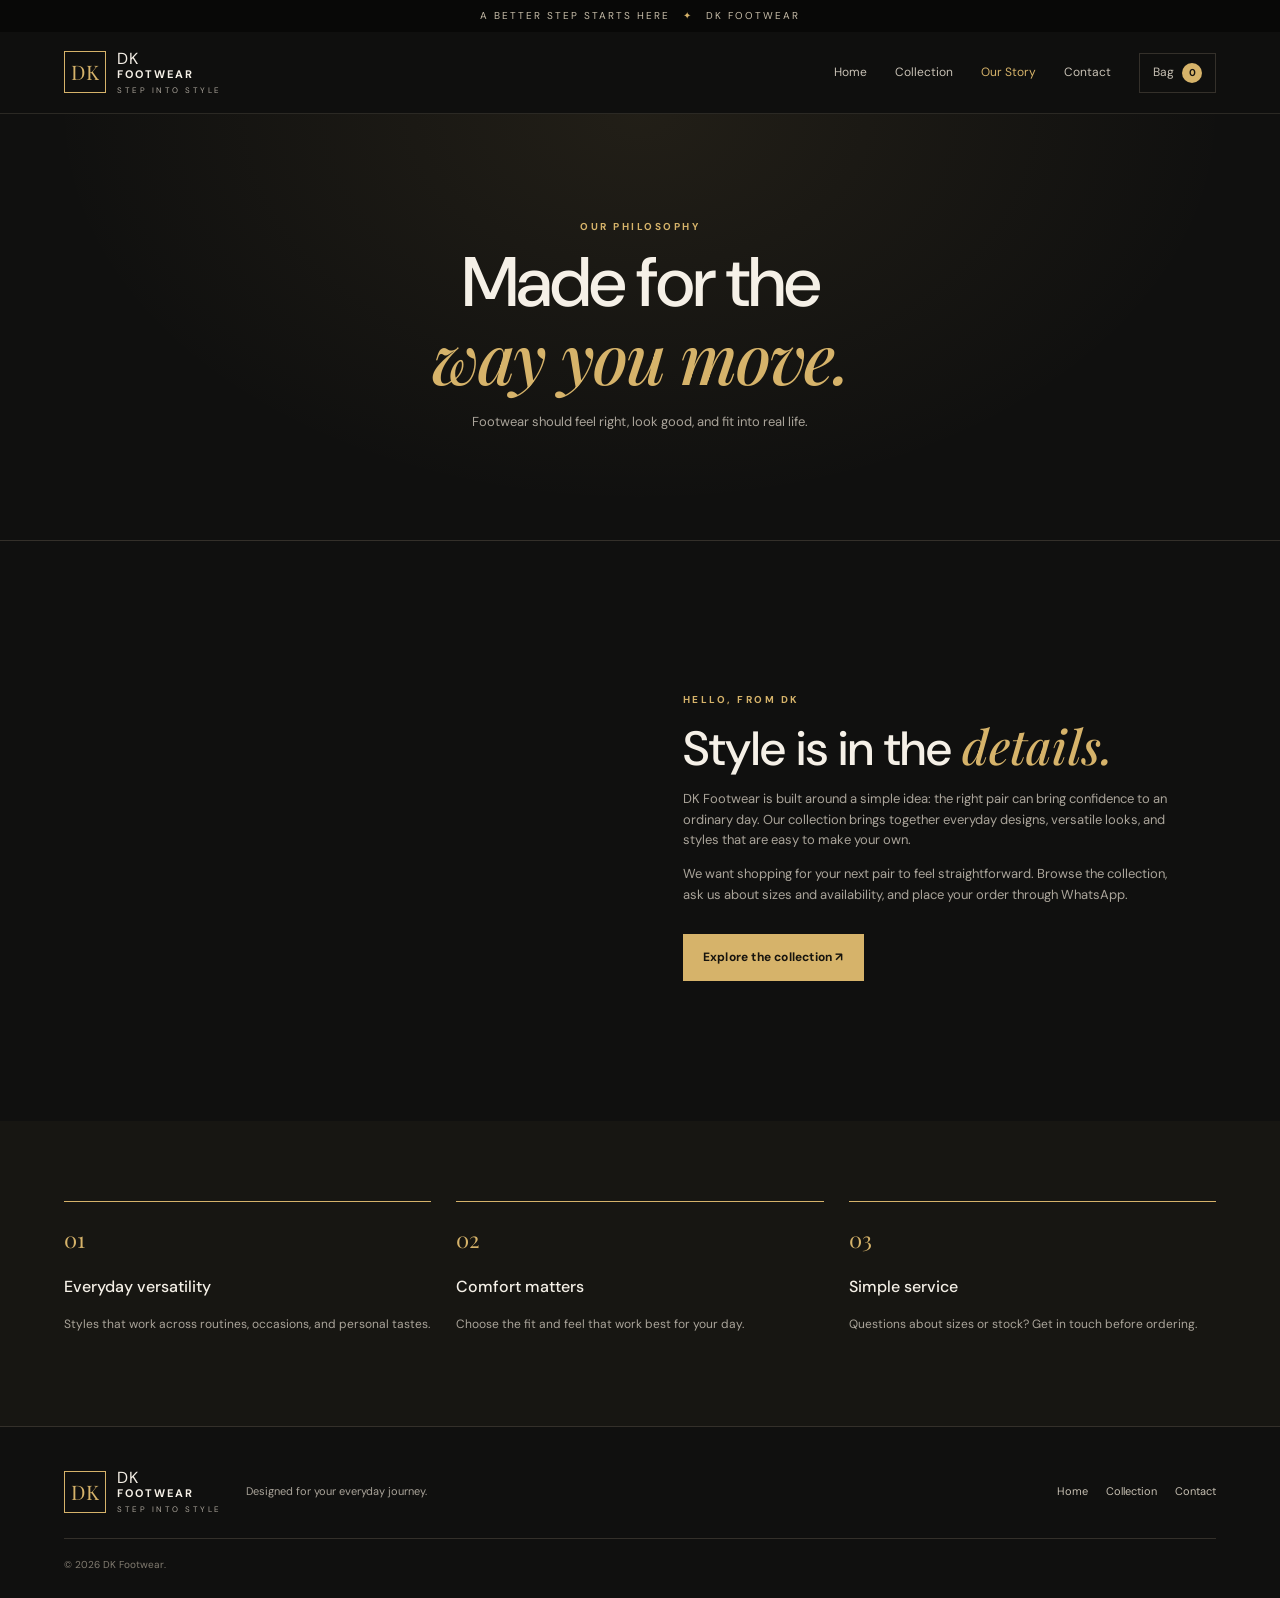
<file: about.html>
<!doctype html>
<html lang="en">
<head>
  <meta charset="utf-8">
  <meta name="viewport" content="width=device-width, initial-scale=1">
  <title>Our Story | DK Footwear</title>
  <link rel="stylesheet" href="style.css"><script src="script.js" defer></script>
</head>
<body>
  <div class="announcement">A BETTER STEP STARTS HERE <span>✦</span> DK FOOTWEAR</div>
  <header class="site-header"><a class="brand" href="index.html"><span class="brand-mark">DK</span><span>DK <b>FOOTWEAR</b><small>STEP INTO STYLE</small></span></a><button class="menu-toggle" aria-label="Open navigation" aria-expanded="false">☰</button><nav class="nav-links"><a href="index.html">Home</a><a href="products.html">Collection</a><a class="active" href="about.html">Our Story</a><a href="contact.html">Contact</a><a class="cart-link" href="products.html#cart">Bag <span class="cart-count">0</span></a></nav></header>
  <main>
    <section class="page-hero about-hero"><p class="eyebrow">OUR PHILOSOPHY</p><h1>Made for the<br><em>way you move.</em></h1><p>Footwear should feel right, look good, and fit into real life.</p></section>
    <section class="about-split section-pad"><div class="about-image"></div><div><p class="eyebrow">HELLO, FROM DK</p><h2>Style is in the <em>details.</em></h2><p>DK Footwear is built around a simple idea: the right pair can bring confidence to an ordinary day. Our collection brings together everyday designs, versatile looks, and styles that are easy to make your own.</p><p>We want shopping for your next pair to feel straightforward. Browse the collection, ask us about sizes and availability, and place your order through WhatsApp.</p><a class="button button-gold" href="products.html">Explore the collection ↗</a></div></section>
    <section class="values section-pad"><div><span>01</span><h3>Everyday versatility</h3><p>Styles that work across routines, occasions, and personal tastes.</p></div><div><span>02</span><h3>Comfort matters</h3><p>Choose the fit and feel that work best for your day.</p></div><div><span>03</span><h3>Simple service</h3><p>Questions about sizes or stock? Get in touch before ordering.</p></div></section>
  </main>
  <footer class="site-footer"><a class="brand" href="index.html"><span class="brand-mark">DK</span><span>DK <b>FOOTWEAR</b><small>STEP INTO STYLE</small></span></a><p>Designed for your everyday journey.</p><div class="footer-links"><a href="index.html">Home</a><a href="products.html">Collection</a><a href="contact.html">Contact</a></div><small>© <span data-year></span> DK Footwear.</small></footer>
</body>
</html>
</file>
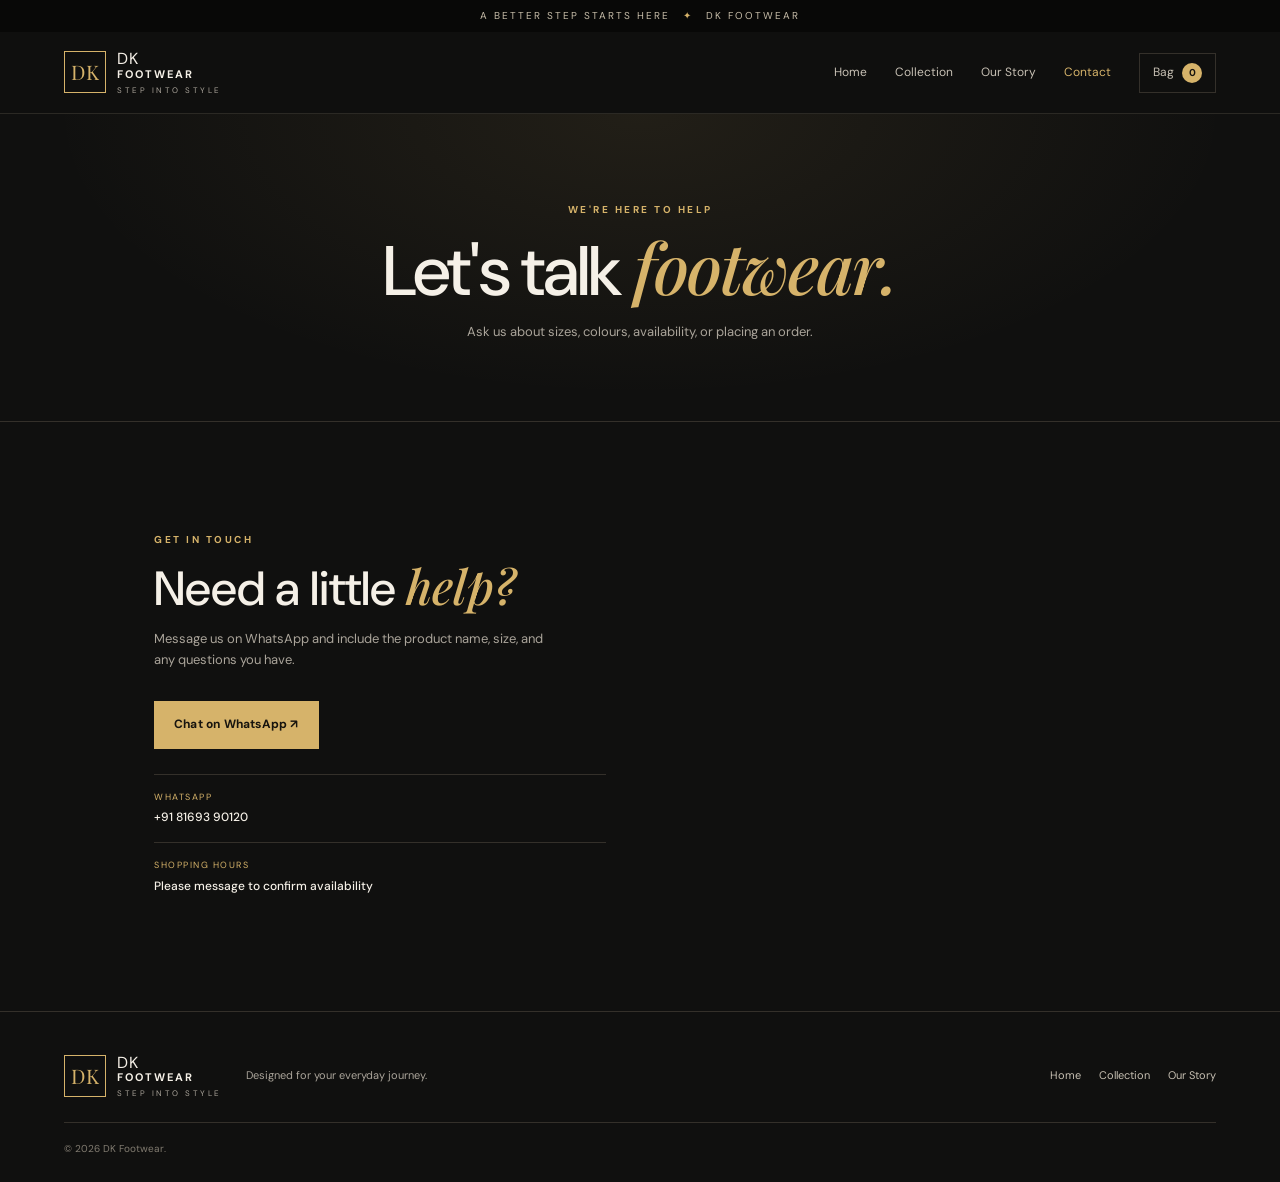
<file: contact.html>
<!doctype html>
<html lang="en">
<head>
  <meta charset="utf-8">
  <meta name="viewport" content="width=device-width, initial-scale=1">
  <title>Contact | DK Footwear</title>
  <link rel="stylesheet" href="style.css"><script src="script.js" defer></script>
</head>
<body>
  <div class="announcement">A BETTER STEP STARTS HERE <span>✦</span> DK FOOTWEAR</div>
  <header class="site-header"><a class="brand" href="index.html"><span class="brand-mark">DK</span><span>DK <b>FOOTWEAR</b><small>STEP INTO STYLE</small></span></a><button class="menu-toggle" aria-label="Open navigation" aria-expanded="false">☰</button><nav class="nav-links"><a href="index.html">Home</a><a href="products.html">Collection</a><a href="about.html">Our Story</a><a class="active" href="contact.html">Contact</a><a class="cart-link" href="products.html#cart">Bag <span class="cart-count">0</span></a></nav></header>
  <main>
    <section class="page-hero"><p class="eyebrow">WE'RE HERE TO HELP</p><h1>Let's talk <em>footwear.</em></h1><p>Ask us about sizes, colours, availability, or placing an order.</p></section>
    <section class="contact-layout section-pad"><div class="contact-card"><p class="eyebrow">GET IN TOUCH</p><h2>Need a little <em>help?</em></h2><p>Message us on WhatsApp and include the product name, size, and any questions you have.</p><a class="button button-gold" data-whatsapp-link href="https://wa.me/918169390120" target="_blank" rel="noopener">Chat on WhatsApp ↗</a><div class="contact-detail"><span>WHATSAPP</span><b>+91 81693 90120</b></div><div class="contact-detail"><span>SHOPPING HOURS</span><b>Please message to confirm availability</b></div></div><div class="contact-image"></div></section>
  </main>
  <footer class="site-footer"><a class="brand" href="index.html"><span class="brand-mark">DK</span><span>DK <b>FOOTWEAR</b><small>STEP INTO STYLE</small></span></a><p>Designed for your everyday journey.</p><div class="footer-links"><a href="index.html">Home</a><a href="products.html">Collection</a><a href="about.html">Our Story</a></div><small>© <span data-year></span> DK Footwear.</small></footer>
</body>
</html>
</file>
<file: style.css>
@import url('https://fonts.googleapis.com/css2?family=DM+Sans:wght@400;500;600;700&family=Playfair+Display:ital,wght@0,500;0,600;0,700;1,500;1,600&display=swap');
:root{--bg:#10100f;--panel:#191816;--panel2:#201e1a;--gold:#d6b36a;--gold-light:#f1d89d;--text:#f5f0e7;--muted:#aaa49a;--line:#34302a;--max:1200px}
*{box-sizing:border-box}html{scroll-behavior:smooth;scroll-padding-top:90px}body{margin:0;background:var(--bg);color:var(--text);font-family:'DM Sans',Arial,sans-serif;line-height:1.6}a{color:inherit;text-decoration:none}button,input,select{font:inherit}.announcement{text-align:center;background:#080807;color:#c7bda9;padding:8px 12px;font-size:10px;letter-spacing:2px}.announcement span{color:var(--gold);padding:0 8px}.site-header{height:82px;display:flex;align-items:center;justify-content:space-between;padding:0 max(5vw,20px);border-bottom:1px solid #2b2924;background:rgba(16,16,15,.96);position:sticky;top:0;z-index:20;backdrop-filter:blur(12px)}.brand{display:flex;align-items:center;gap:11px;font-size:16px;letter-spacing:1px;line-height:1.1}.brand>span:last-child{display:flex;flex-direction:column}.brand b{font-size:11px;letter-spacing:2px}.brand small{font-size:8px;letter-spacing:2.5px;color:var(--muted);margin-top:6px}.brand-mark{width:42px;height:42px;border:1px solid var(--gold);display:grid;place-items:center;color:var(--gold);font-family:'Playfair Display',serif;font-size:20px}.nav-links{display:flex;align-items:center;gap:28px;font-size:12px;color:#c7c0b4}.nav-links a{transition:color .2s}.nav-links a:hover,.nav-links a.active{color:var(--gold)}.cart-link{border:1px solid var(--line);padding:9px 13px}.cart-count{display:inline-grid;place-items:center;background:var(--gold);color:#15130f;border-radius:50%;min-width:20px;height:20px;font-size:10px;font-weight:700;margin-left:5px}.menu-toggle{display:none;background:none;border:1px solid var(--line);color:var(--gold);font-size:22px;padding:5px 10px}.hero{max-width:var(--max);margin:auto;padding:72px 5vw 75px;display:grid;grid-template-columns:1fr 1fr;gap:7%;align-items:center;min-height:590px}.eyebrow{color:var(--gold);font-size:10px;letter-spacing:2.5px;font-weight:700}.hero h1,.page-hero h1{font-size:clamp(48px,6vw,82px);line-height:1.04;letter-spacing:-2px;margin:20px 0;font-weight:500}.hero h1 em,.page-hero h1 em,h2 em{font-family:'Playfair Display',serif;color:var(--gold);font-weight:500}.hero-description{color:var(--muted);max-width:390px;font-size:15px}.hero-actions{display:flex;align-items:center;gap:24px;flex-wrap:wrap;margin-top:28px}.button{display:inline-flex;align-items:center;justify-content:center;gap:15px;padding:13px 19px;font-size:12px;font-weight:700;letter-spacing:.2px;border:1px solid transparent;transition:transform .25s,background .25s,color .25s;cursor:pointer}.button:hover{transform:translateY(-3px)}.button-gold{background:var(--gold);color:#17140e}.button-gold:hover{background:var(--gold-light)}.button-outline{border-color:var(--gold);color:var(--gold)}.button-outline:hover{background:var(--gold);color:#17140e}.text-link{font-size:12px;color:#d5cbbc;border-bottom:1px solid #777064;padding-bottom:4px}.hero-note{font-size:9px;letter-spacing:2px;color:var(--muted);margin-top:58px}.gold-dot{display:inline-block;width:7px;height:7px;border-radius:50%;background:var(--gold);margin-right:9px}.hero-visual{position:relative;min-height:420px}.hero-image{position:absolute;inset:0 22px 20px 0;background:linear-gradient(0deg,rgba(12,11,9,.15),rgba(12,11,9,.1)),url('https://images.unsplash.com/photo-1542291026-7eec264c27ff?auto=format&fit=crop&w=1000&q=85') center/cover;filter:saturate(.78)}.hero-visual:after{content:"";position:absolute;inset:14px 8px 6px 14px;border:1px solid rgba(214,179,106,.55);pointer-events:none}.image-caption{position:absolute;bottom:0;left:0;right:25px;background:#1b1915;padding:14px 18px;display:flex;justify-content:space-between;gap:10px;font-size:8px;letter-spacing:1.4px;color:var(--muted);z-index:2}.image-caption b{color:var(--gold);font-weight:500}.hero-stamp{position:absolute;right:-10px;top:28px;z-index:3;background:var(--gold);color:#17140e;width:74px;height:74px;border-radius:50%;display:grid;place-content:center;text-align:center;font-family:'Playfair Display',serif;font-size:24px;line-height:1}.hero-stamp small{font-family:'DM Sans',sans-serif;font-size:6px;letter-spacing:1px;margin-top:5px}.trust-strip{border-block:1px solid var(--line);display:grid;grid-template-columns:repeat(3,1fr);padding:22px max(5vw,20px);gap:20px}.trust-strip div{display:flex;align-items:center;justify-content:center;gap:12px;font-size:11px;color:#c6bfb2}.trust-strip b{font-family:'Playfair Display',serif;color:var(--gold);font-size:22px;font-weight:500}.section-pad{padding:80px max(5vw,20px)}.section-heading{max-width:var(--max);margin:0 auto 32px;display:flex;align-items:end;justify-content:space-between;gap:20px}.section-heading h2,.story-copy h2,.about-split h2,.contact-card h2{font-size:clamp(32px,4vw,48px);line-height:1.15;font-weight:500;margin:8px 0}.product-grid{display:grid;grid-template-columns:repeat(4,minmax(0,1fr));gap:18px;max-width:var(--max);margin:auto}.product-card{background:var(--panel);border:1px solid #2c2923;min-width:0;animation:rise .55s both;transition:transform .25s,border-color .25s}.product-card:hover{transform:translateY(-5px);border-color:#78623b}.product-image-wrap{position:relative;overflow:hidden;background:#24211b;aspect-ratio:1/1}.product-image{width:100%;height:100%;object-fit:cover;display:block;transition:transform .6s;filter:saturate(.82)}.product-card:hover .product-image{transform:scale(1.05)}.product-tag{position:absolute;top:12px;left:12px;background:#15130fe8;color:var(--gold);font-size:9px;letter-spacing:1px;padding:5px 8px}.product-info{padding:15px}.product-category{font-size:9px;color:var(--gold);letter-spacing:1.5px;text-transform:uppercase}.product-info h3{font-size:15px;font-weight:500;margin:5px 0}.product-desc{font-size:11px;color:var(--muted);margin:0 0 12px}.product-bottom{display:flex;align-items:center;justify-content:space-between;gap:8px}.product-price{font-size:15px;font-weight:700}.product-price small{display:block;font-size:9px;color:var(--muted);font-weight:400}.add-button{border:1px solid #64512f;background:transparent;color:var(--gold);padding:8px 10px;font-size:10px;cursor:pointer}.add-button:hover{background:var(--gold);color:#17140e}.story-banner{display:grid;grid-template-columns:1fr 1fr;background:#1b1915;min-height:380px}.story-photo{background:url('https://images.unsplash.com/photo-1525966222134-fcfa99b8ae77?auto=format&fit=crop&w=1000&q=85') center/cover;min-height:320px;filter:saturate(.65)}.story-copy{padding:60px max(7vw,28px);align-self:center}.story-copy p:not(.eyebrow){color:var(--muted);font-size:13px;max-width:390px;margin:20px 0 25px}.newsletter{text-align:center;background:#14130f}.newsletter h2{font-family:'Playfair Display',serif;font-weight:500;font-size:clamp(30px,4vw,44px);margin:10px 0}.newsletter>p:not(.eyebrow){color:var(--muted);font-size:13px;margin-bottom:24px}.site-footer{padding:42px max(5vw,20px) 25px;border-top:1px solid var(--line);display:flex;align-items:center;gap:24px;flex-wrap:wrap}.site-footer>p{color:var(--muted);font-size:11px;margin-right:auto}.site-footer>small{width:100%;border-top:1px solid var(--line);padding-top:18px;color:#827c71;font-size:10px}.footer-links{display:flex;gap:18px;font-size:11px;color:#c6bfb2}.page-hero{text-align:center;padding:78px 20px 65px;background:radial-gradient(ellipse at top,rgba(214,179,106,.09),transparent 65%);border-bottom:1px solid var(--line)}.page-hero h1{font-size:clamp(45px,6vw,70px);margin:12px 0}.page-hero>p:last-child{color:var(--muted);font-size:13px}.collection-layout{max-width:1400px;margin:auto;display:grid;grid-template-columns:220px minmax(0,1fr);gap:35px;align-items:start}.filters{position:sticky;top:105px}.search-label,.filter-title{display:block;color:var(--gold);font-size:10px;letter-spacing:1.5px;margin:0 0 10px}.filters input{width:100%;background:#1b1915;color:var(--text);border:1px solid var(--line);padding:12px;font-size:12px;outline:none}.filters input:focus{border-color:var(--gold)}.filter-title{margin-top:28px}.category-list{display:grid;gap:4px}.filter-button{border:0;background:transparent;color:var(--muted);text-align:left;padding:10px;font-size:12px;cursor:pointer}.filter-button.active,.filter-button:hover{background:#242119;color:var(--gold)}.cart-panel{border:1px solid var(--line);padding:15px;margin-top:30px;background:#171612}.cart-heading{display:flex;justify-content:space-between;align-items:center}.cart-heading h3{font-family:'Playfair Display',serif;font-weight:500;margin:0}.cart-item{display:grid;grid-template-columns:1fr auto;gap:5px;padding:12px 0;border-bottom:1px solid var(--line);font-size:11px}.cart-item small{color:var(--muted)}.cart-item button{border:0;background:none;color:#d7b76f;cursor:pointer;font-size:11px}.cart-total{display:flex;justify-content:space-between;padding:15px 0;font-size:11px}.cart-total b{font-size:15px;color:var(--gold)}.full-width{width:100%;font-size:10px}.small{font-size:11px}.tiny{font-size:9px}.muted{color:var(--muted)}.collection-toolbar{display:flex;align-items:center;justify-content:space-between;gap:10px;margin-bottom:20px;color:var(--muted);font-size:11px}.collection-toolbar p{margin:0}.collection-toolbar select{background:#1b1915;color:var(--text);border:1px solid var(--line);padding:8px;margin-left:5px;font-size:11px}.collection-grid{grid-template-columns:repeat(3,minmax(0,1fr));gap:14px}.empty-state{color:var(--muted);padding:35px;text-align:center}.about-hero{padding-block:95px}.about-split{display:grid;grid-template-columns:1fr 1fr;gap:8%;align-items:center;max-width:1200px;margin:auto}.about-image{min-height:420px;background:url('https://images.unsplash.com/photo-1543163521-1bf539c55dd2?auto=format&fit=crop&w=1000&q=85') center/cover;filter:saturate(.65)}.about-split p:not(.eyebrow){color:var(--muted);font-size:13px}.about-split .button{margin-top:15px}.values{display:grid;grid-template-columns:repeat(3,1fr);gap:25px;background:#171612}.values>div{border-top:1px solid var(--gold);padding-top:20px}.values span{color:var(--gold);font-family:'Playfair Display',serif;font-size:22px}.values h3{font-size:16px;font-weight:500}.values p{font-size:12px;color:var(--muted)}.contact-layout{display:grid;grid-template-columns:1fr 1fr;gap:7%;align-items:center;max-width:1100px;margin:auto}.contact-card{padding:20px 0}.contact-card>p:not(.eyebrow){color:var(--muted);font-size:13px;max-width:400px}.contact-card .button{margin:18px 0 25px}.contact-detail{border-top:1px solid var(--line);padding:15px 0;display:grid;gap:4px}.contact-detail span{font-size:9px;letter-spacing:1.5px;color:var(--gold)}.contact-detail b{font-size:12px;font-weight:500}.contact-image{min-height:380px;background:url('https://images.unsplash.com/photo-1552346154-21d32810aba3?auto=format&fit=crop&w=1000&q=85') center/cover;filter:saturate(.7)}[hidden]{display:none!important}@keyframes rise{from{opacity:0;transform:translateY(12px)}to{opacity:1;transform:translateY(0)}}@media(prefers-reduced-motion:reduce){*,*:before,*:after{animation:none!important;scroll-behavior:auto!important;transition:none!important}}
@media(max-width:900px){.hero{gap:5%;padding-top:55px}.product-grid{grid-template-columns:repeat(2,minmax(0,1fr))}.collection-layout{grid-template-columns:190px minmax(0,1fr);gap:20px}.collection-grid{grid-template-columns:repeat(2,minmax(0,1fr))}.nav-links{gap:15px}.site-header{padding-inline:22px}}
@media(max-width:650px){.site-header{height:72px}.menu-toggle{display:block}.nav-links{display:none;position:absolute;top:71px;left:0;right:0;background:#14130f;padding:18px 22px 22px;border-bottom:1px solid var(--line);flex-direction:column;align-items:stretch;gap:0}.nav-links.open{display:flex}.nav-links a{padding:12px 4px;border-bottom:1px solid #28251f}.nav-links .cart-link{border:0}.hero{grid-template-columns:1fr;padding:45px 22px 55px;gap:35px}.hero h1{font-size:57px}.hero-visual{min-height:340px}.hero-note{margin-top:35px}.trust-strip{padding:18px 12px;gap:8px}.trust-strip div{flex-direction:column;gap:3px;text-align:center;font-size:9px}.trust-strip b{font-size:18px}.section-pad{padding:55px 20px}.section-heading{align-items:start;flex-direction:column}.product-grid{gap:11px}.product-info{padding:11px}.product-info h3{font-size:13px}.product-desc{font-size:10px}.product-bottom{align-items:start;flex-direction:column}.add-button{width:100%}.story-banner{grid-template-columns:1fr}.story-photo{min-height:260px}.story-copy{padding:38px 24px 45px}.site-footer{gap:16px}.site-footer>p{width:100%;margin:0}.footer-links{flex-wrap:wrap}.page-hero{padding:60px 18px 45px}.collection-layout{grid-template-columns:1fr}.filters{position:static}.category-list{grid-template-columns:repeat(2,minmax(0,1fr))}.cart-panel{margin-top:22px}.collection-grid{grid-template-columns:repeat(2,minmax(0,1fr))}.collection-toolbar{align-items:flex-start;flex-direction:column}.about-split,.contact-layout{grid-template-columns:1fr;gap:30px}.about-image{min-height:300px;order:2}.values{grid-template-columns:1fr;gap:10px}.contact-image{min-height:280px;order:-1}.hero-stamp{right:-2px}.image-caption{font-size:7px}}
</file>
